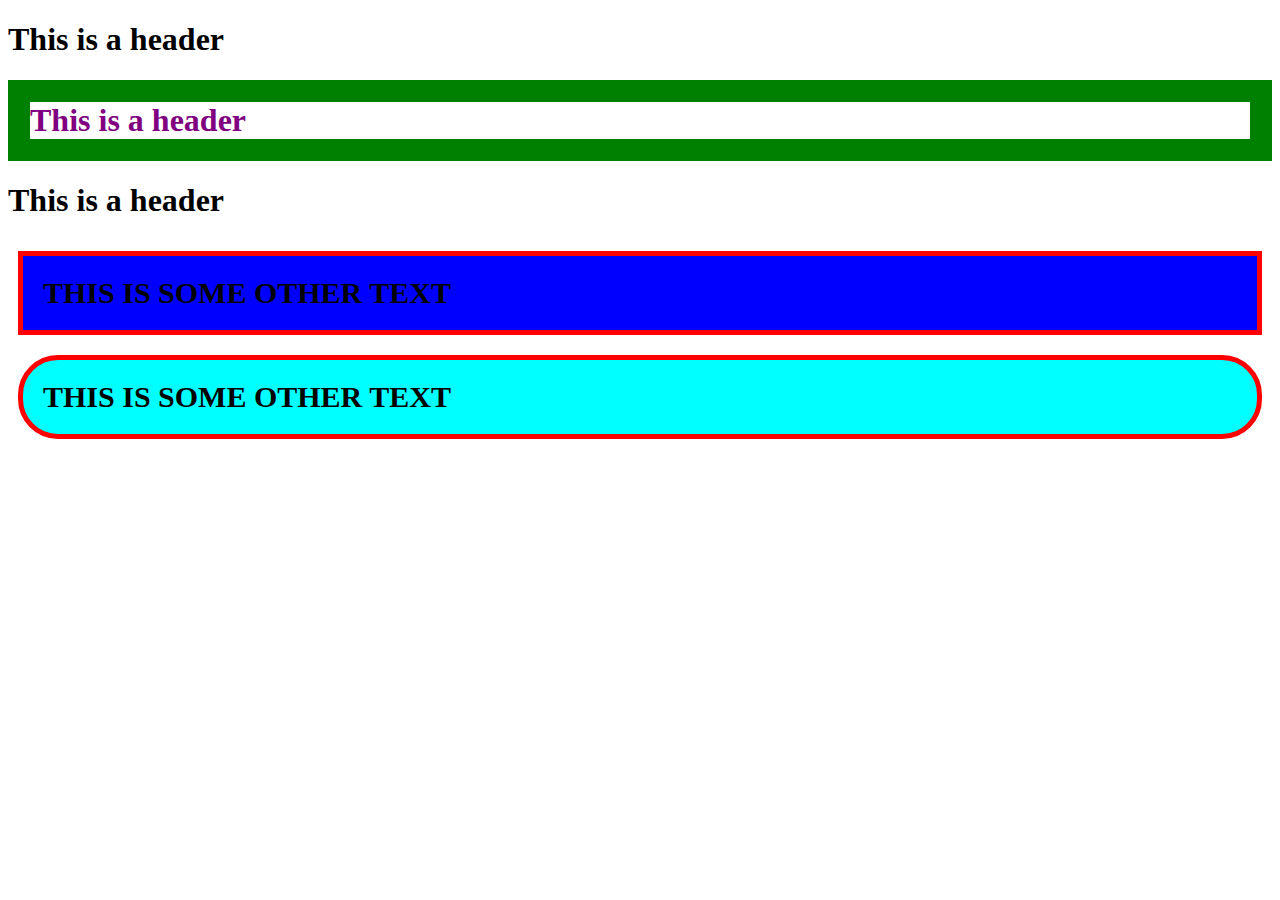
<file: index.html>
<!DOCTYPE html>
<html lang="en">
<head>
    <meta charset="UTF-8">
    <meta name="viewport" content="width=device-width, initial-scale=1.0">
    <title>Document</title>
    <link rel="stylesheet" href="beats.css">

</head>
<body>
    <H1 class="point">This is a header</H1>
    <h1 class="pot">This is a header</h1>
    <h1 class="pointt">This is a header</h1>

    <div class="point">
        <p class="typ">
            This is some other text
        </p>
        <p class="ren">
            This is some other text
        </p>
    </div>

    
</body>
</html>
</file>
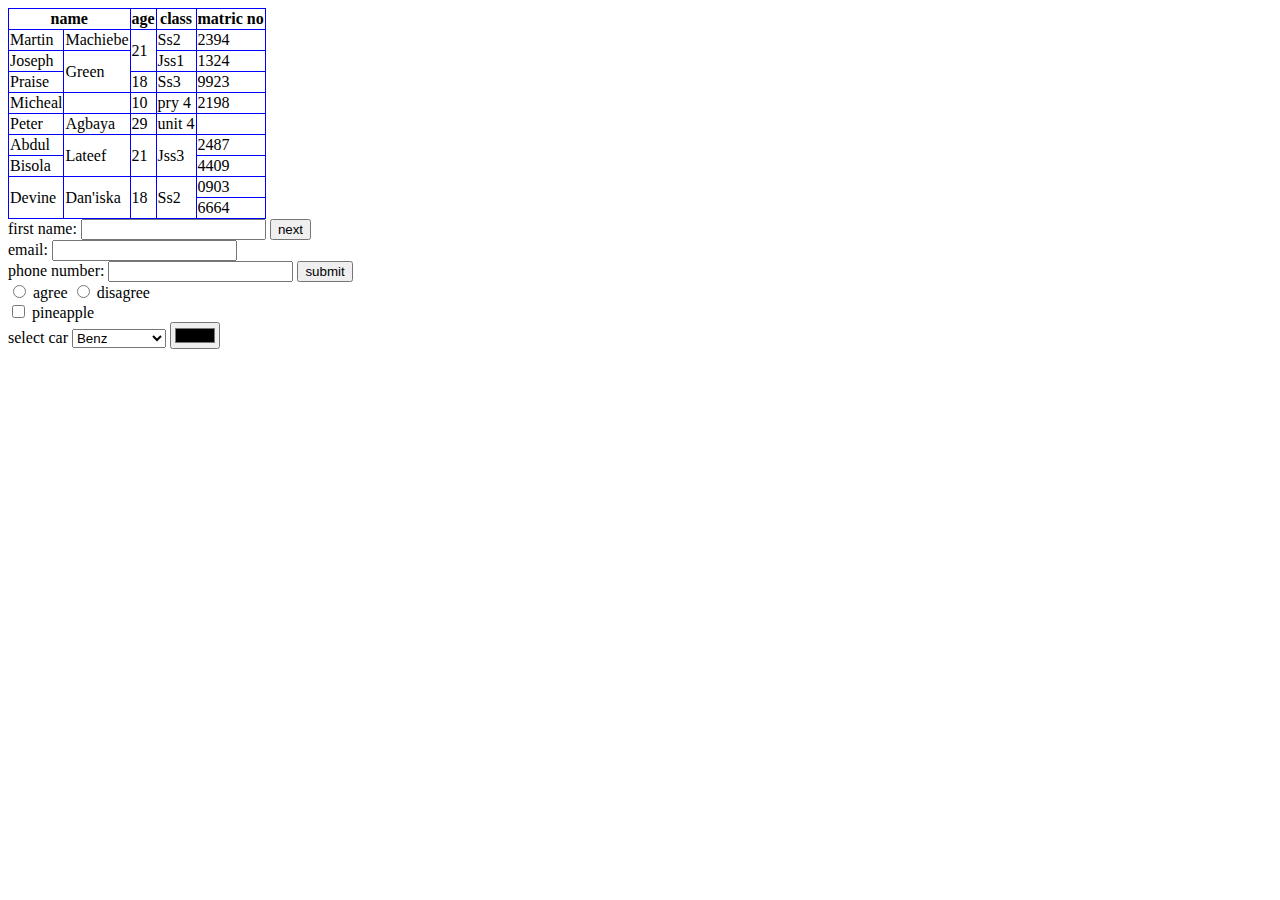
<file: beats.html>
<!DOCTYPE html>
<html lang="en">
<head>
    <meta charset="UTF-8">
    <meta name="viewport" content="width=device-width, initial-scale=1.0">
    <title>BEATS HTML</title>
</head>
<style>
    table,
    tr,
    th,
    td { 
        border: 1px solid blue;
        border-collapse: collapse;
    }
</style>
<body>
    <!-- first table is for Beats -->
    <table border="1">
    
        <tr>
            <th colspan="2">name</th>
            <th>age</th>
            <th>class</th>
            <th>matric no</th>
            
        </tr>
        
        <td>Martin</td>
        <td>Machiebe</td>
        <td rowspan="2">21</td>
        <td>Ss2</td>
        <td>2394</td>

        <tr>
            <td>Joseph</td>
            <td rowspan="2">Green</td>
            <td>Jss1</td>
            <td>1324</td>

        </tr>
        <tr>
            <td>Praise</td>
            <td>18</td>
            <td>Ss3</td>
            <td>9923</td>

        </tr>
        <tr>
            <td>Micheal</td>
            <td></td>
            <td>10</td>
            <td>pry 4</td>
            <td>2198</td>

        </tr>
        <tr>
            <td>Peter</td>
            <td>Agbaya</td>
            <td>29</td>
            <td>unit 4</td>
            <td></td>
        </tr>
        <tr>
            <td>Abdul</td>
            <td rowspan="2">Lateef</td>
            <td rowspan="2">21</td>
            <td rowspan="2">Jss3</td>
            <td>2487</td>

        </tr>
        <tr>
            <td>Bisola</td>
            <td>4409</td>

        </tr>
        <tr>
            <td rowspan="2">Devine</td>
            <td rowspan="2">Dan'iska</td>
            <td rowspan="2">18</td>
            <td rowspan="2">Ss2</td>
            <td>0903</td>
        </tr>
        <tr>   
            <td>6664</td>

        </tr>
    </table>
    <!-- this second one is for beebee -->
    <table>
        <!-- 10 Tags and their description -->
         <!-- 1. <div>  Defines a section in a document -->
        <!-- 2. <br> Defines a single line break  -->
         <!-- 3. <section> Defines a section in a document  -->
         <!-- 4. <kbd> Defines keyboard input  -->
        <!-- 5. <ins> Defines a text that has been inserted into a document  -->
        <!-- 6. <em> Defines emphasized text  -->
        <!-- 7. <q> Defines a short quotation  -->
        <!-- 8. <pre> Defines preformatted text  -->
            <!-- 9. <strong> Defines important text  -->
            <!-- 10. <main> Defines the main content of a document  -->

    </table>

    <form action="">
        <label for="">first name:</label>
        <input type="text">
        <input type="button" value="next"> <br>
        <label for="">email:</label>
        <input type="email"> <br>
        <label for="">phone number:</label>
        <input type="number"> 
        <input type="button" value="submit"> <br>
        <input type="radio" name="" id="">
        <label for="">agree</label>
        <input type="radio" name="" id="">
        <label for="">disagree</label> <br>
        <input type="checkbox" name="" id="">
        <label for="">pineapple</label> <br>
        
        <label for="">select car</label>
        <select name="cars" id="">
            <option value="benz">Benz</option>
            <option value="benzo">Lambo</option>
            <option value="benz">BMW</option>
            <option value="benz">Rolls Royce</option>
            <option value="benz">Hilux</option>
        </select>
        <input type="color" name="" id="">


</body>
</html>
</file>
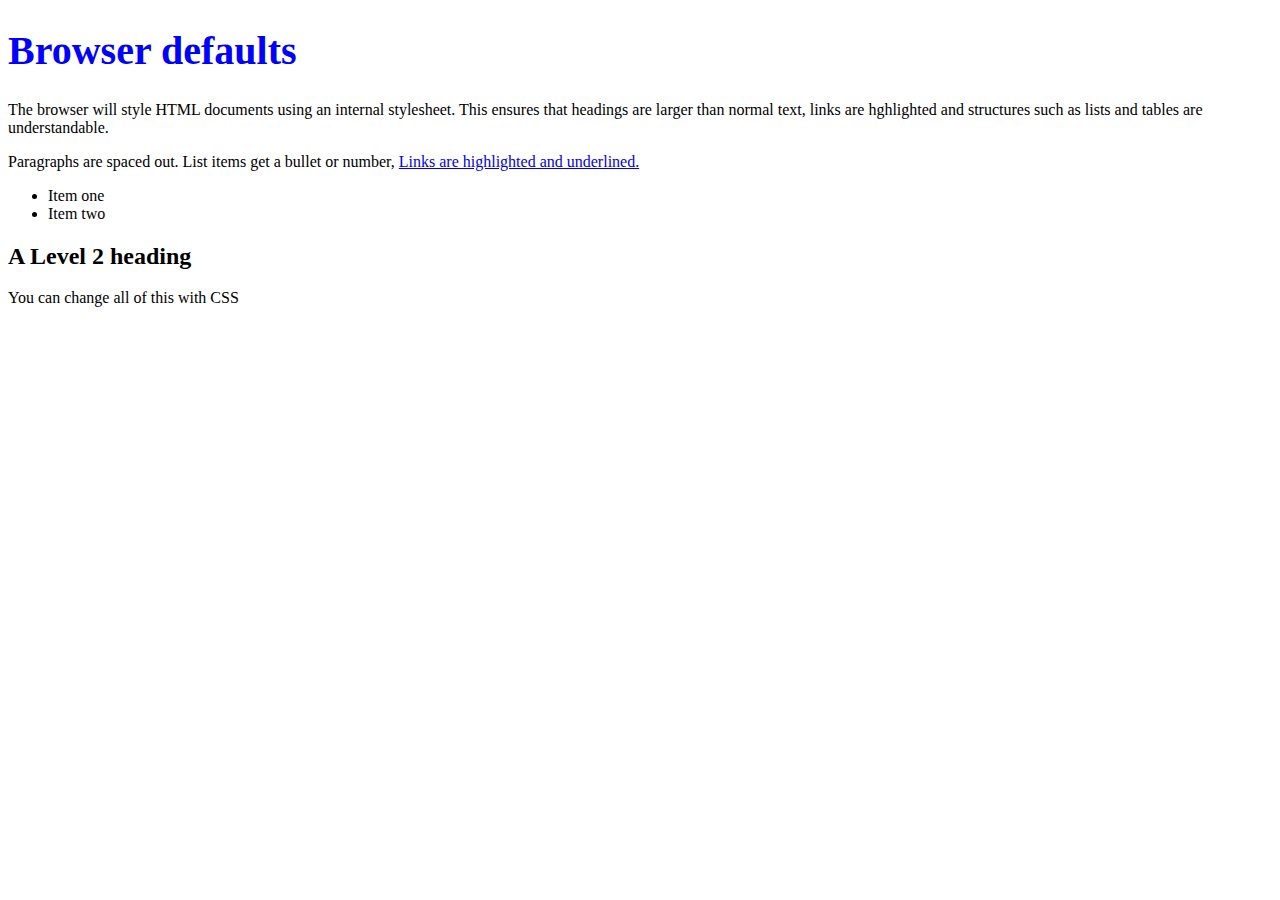
<file: note/css.html>
<!DOCTYPE html>
<html lang="en">
<head>
    <meta charset="UTF-8">
    <meta name="viewport" content="width=device-width, initial-scale=1.0">
    <title>Document</title>
    <link rel="stylesheet" href="../me.css">
</head>
<body>
    <h1>Browser defaults</h1>
    
    <p>
        The browser will style HTML documents using an internal stylesheet. This ensures that headings are larger than normal text, links are hghlighted and structures such as lists and tables are understandable.
    </p>

    <p>
        Paragraphs are spaced out. List items get a bullet or number, <a href="Links are highlighted and underlined"> Links are highlighted and underlined.</a>
    </p>
    <ul>
    <li>
        Item one
    </li>
    <li>
        Item two
    </li>
    </ul>

<h2> A Level 2 heading</h2>
You can change all of this with CSS
</body>
</html>
</file>
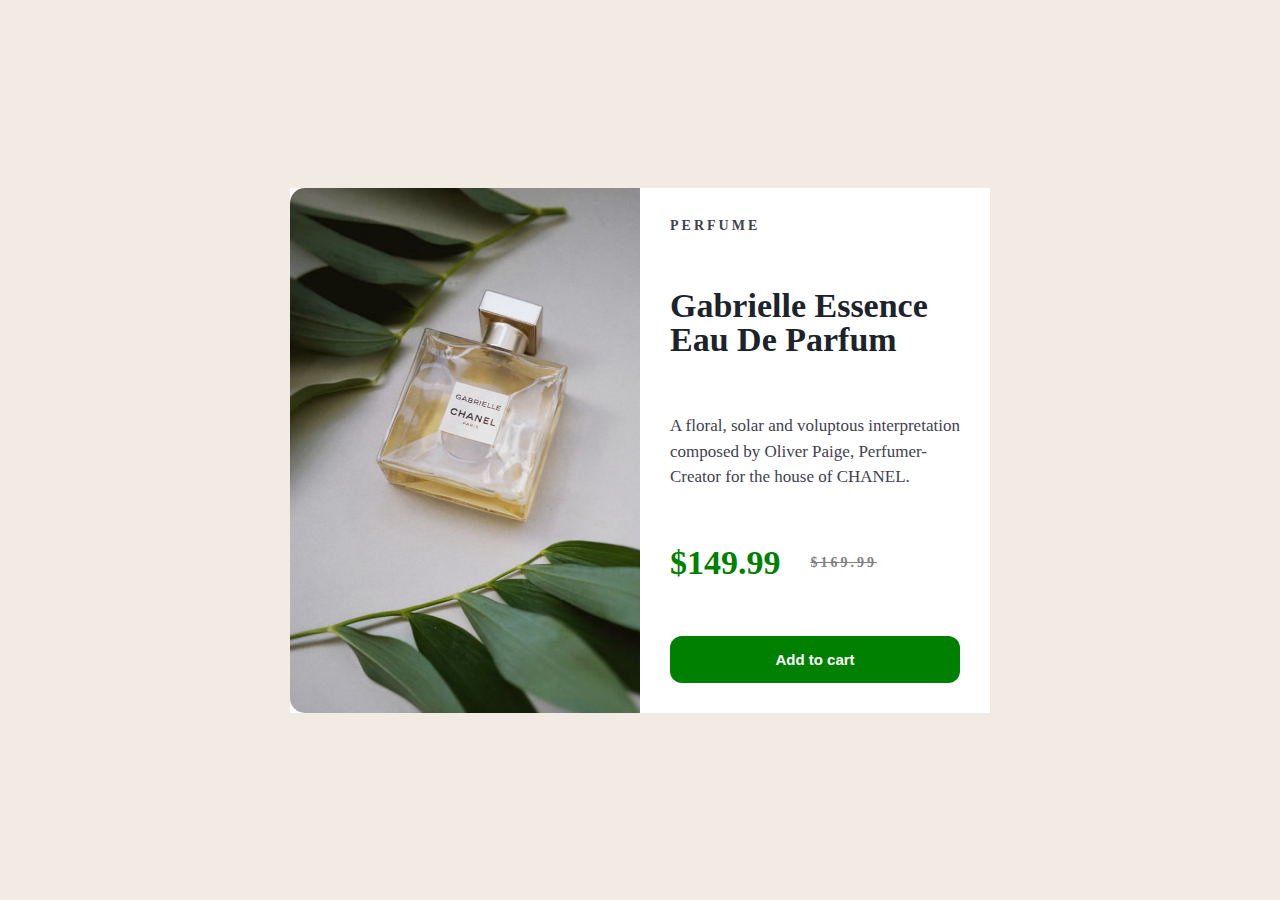
<file: note/Assignment/first.html>
<!DOCTYPE html>
<html lang="en">
<head>
    <meta charset="UTF-8">
    <meta name="viewport" content="width=device-width, initial-scale=1.0">
    <title>Document</title>
    <link rel="stylesheet" href="first.css">
</head>
<body>
    <div class="me">
        <div class="beats">
            <img src="image-product-desktop.jpg" alt="">
            <div class="product">
                <h6>PERFUME</h6>
                <H1>Gabrielle Essence Eau De Parfum</H1>
                <p>A floral, solar and voluptous interpretation composed by Oliver Paige, Perfumer-Creator for the house of CHANEL.</p>
                <div class="price">
                    <h1>$149.99</h1>
                    <h6>$169.99</h6>
                </div>
                <button class="btn">Add to cart</button>
            </div>
        </div>
    </div>
    

    
</body>
</html>
</file>
<file: beats.css>
h1.pot{
    color: purple;
    border: 22px solid green;

}
div.point{
    display: flex;
    flex-direction: column;
}

p{
    border: 5px solid red;
    padding: 20px;
    margin: 10px;
    font-size: 30px;
    font-weight: bold;
    font-family: cursive;
    border-radius: 40px;
    text-transform: uppercase;
}

p.typ{
    background-color: blue;
    border-radius: 0;

}

p.ren{
background-color: aqua;
border-radius: 3;
}
</file>
<file: me.css>
h1 {
    color: blue;
    font-size: 40px;
}
</file>
<file: note/Assignment/first.css>
* {
padding: 0;
margin: 0;
box-sizing: border-box;
}
body{
    background-color: hsl(30, 38%, 92%);
    font-size: 14px;
    font-family: 'Monserrat', 'Fraunces';
    min-height: 100vh;
    justify-content: center;
    align-items: center;
    display: flex;
    min-width: 100vh;
}
.me {
    margin: 30px auto;
    padding: 0 30px;

}
.beats{
    display: grid;
    background-color: #fff;
    max-width: 700px;
    border: radius 15px;
    grid-template-columns: 1fr 1fr;
}

.beats img{
    max-width: 350px;
    border-radius: 15px 0px 0px 15px;

    object-fit: cover;
}
.beats .product {
    padding: 30px;
    display: flex;
    flex-direction: column;
    justify-content: space-between;

}
.product h6 {
    letter-spacing: 3px;
    font-size: 14px;
    color: hsl(228, 12%, 28%);

}
.product h1 {
    font-family: 'fraunces';
    font-size: 34px;
    line-height: 1em;
    color: hsl(212, 21%, 14%);
}
.product p {
    font-size: 17px;
    line-height: 1.5em;
    color: hsl(228, 12%, 28%);
}
.product .price {
    display: flex;
    align-items: center;
}
.product .price h1 {
    color: hsl(120, 100%, 25%);
    font-family: Georgia;
    margin-right: 30px;

}
.product .price h6 {
    text-decoration: line-through;
    color: hsl(0, 0%, 50%);
}
button.btn {
    border: none;
    background-color: hsl(120, 100%, 25%);
    color: #fff;
    padding: 15px;
    border-radius: 12px;
    text-align: center;
    font-size: 15px;
    font-weight: 700;
    cursor: pointer;
    transition: background-color .3s ease;

}
button.btn img {
    padding-right: 7px;

}
@media only screen and (max-width:64px){
    .me{
        display: grid;
        grid-template-columns: 1fr;
    }
    .me img {
        max-height: 400px;
        width: 100px;
        object-fit: cover;
        border-radius: 15px 15px 0px 0px;

    }
    .me.btn img {
        display: none;
    }
    .me h6 h1 h2 p {
        padding-bottom: 20px;
    }
}
</file>
